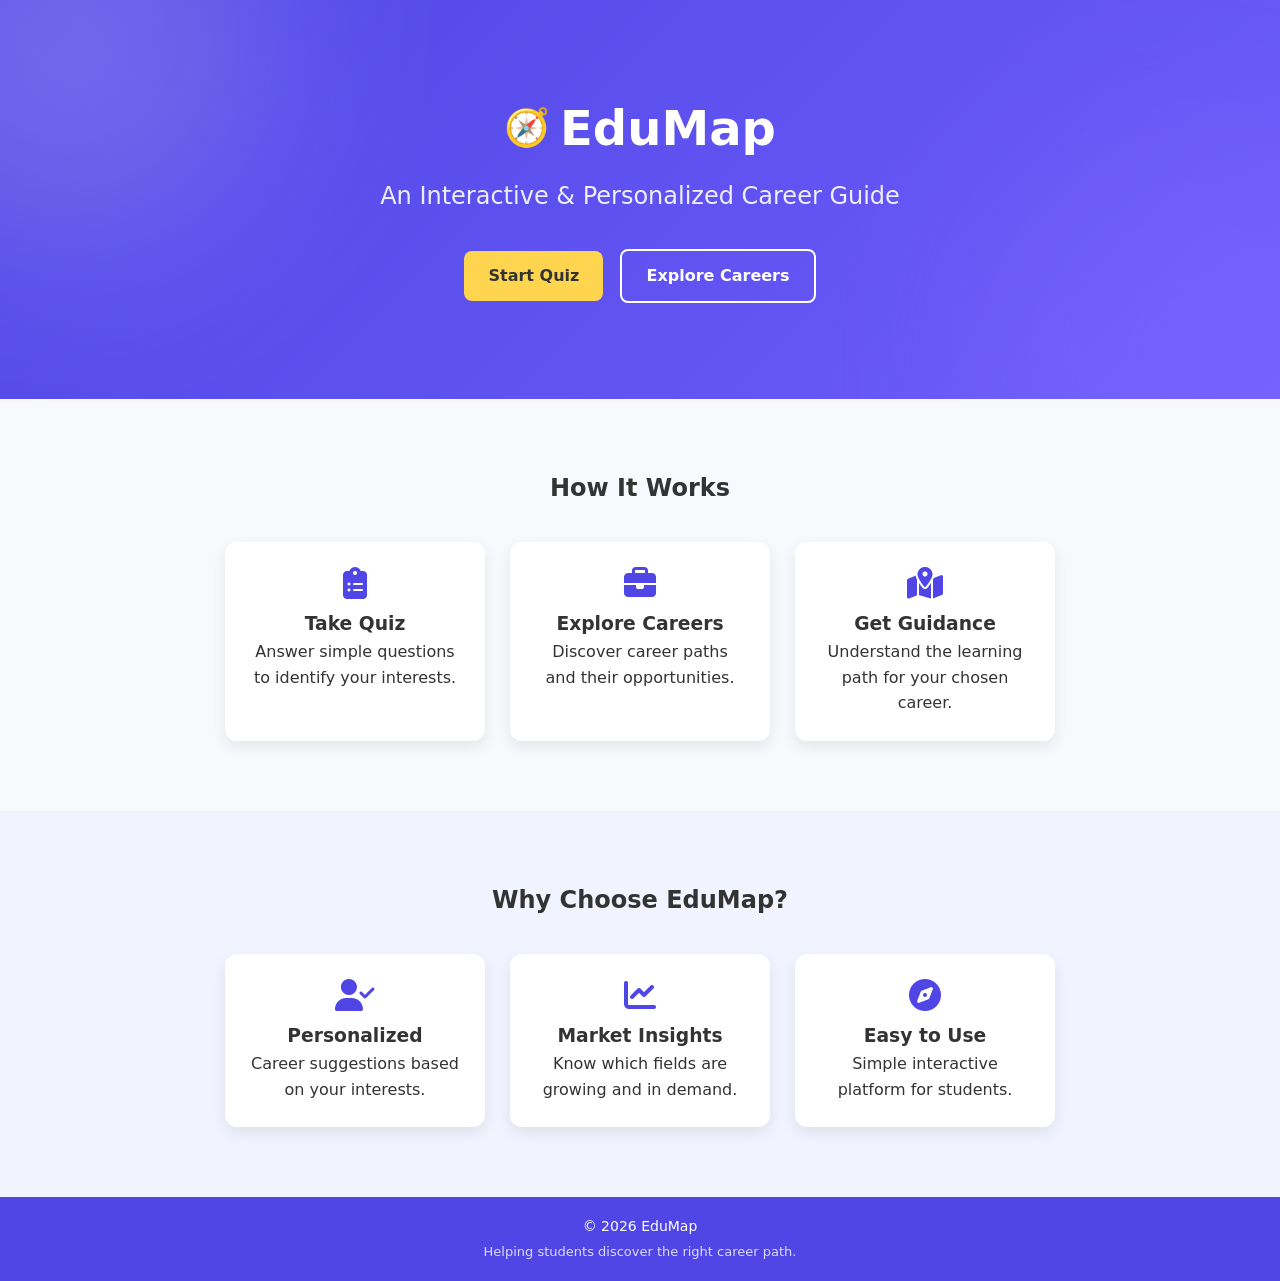
<file: index.html>
<!DOCTYPE html>
<html lang="en">
<head>
<meta charset="UTF-8">
<meta name="viewport" content="width=device-width, initial-scale=1.0">

<title>EduMap | Career Guide</title>

<link rel="stylesheet" href="css/style.css">


<!-- Icons -->
<link rel="stylesheet" href="https://cdnjs.cloudflare.com/ajax/libs/font-awesome/6.4.0/css/all.min.css">

</head>

<body>

<header class="hero">

<div class="logo">
<span class="icon">🧭</span>
<h1>EduMap</h1>
</div>

<p class="tagline">An Interactive & Personalized Career Guide</p>

<div class="hero-buttons">

<a href="education.html"
class="btn primary"
data-tooltip="Start the interest quiz and discover career fields that match your skills.">
Start Quiz
</a>

<a href="careers.html"
class="btn secondary"
data-tooltip="Browse different careers, their scope, and learning paths.">
Explore Careers
</a>

</div>

</header>


<section class="how-it-works">

<h2>How It Works</h2>

<div class="steps">

<div class="step">
<i class="fas fa-clipboard-list"></i>
<h3>Take Quiz</h3>
<p>Answer simple questions to identify your interests.</p>
</div>

<div class="step">
<i class="fas fa-briefcase"></i>
<h3>Explore Careers</h3>
<p>Discover career paths and their opportunities.</p>
</div>

<div class="step">
<i class="fas fa-map-marked-alt"></i>
<h3>Get Guidance</h3>
<p>Understand the learning path for your chosen career.</p>
</div>

</div>

</section>


<section class="features">

<h2>Why Choose EduMap?</h2>

<div class="feature-cards">

<div class="card">
<i class="fas fa-user-check"></i>
<h3>Personalized</h3>
<p>Career suggestions based on your interests.</p>
</div>

<div class="card">
<i class="fas fa-chart-line"></i>
<h3>Market Insights</h3>
<p>Know which fields are growing and in demand.</p>
</div>

<div class="card">
<i class="fas fa-compass"></i>
<h3>Easy to Use</h3>
<p>Simple interactive platform for students.</p>
</div>

</div>

</section>


<footer class="footer">
  <p>© 2026 EduMap</p>
  <p class="footer-tag">Helping students discover the right career path.</p>
</footer>

</body>
</html>
</file>
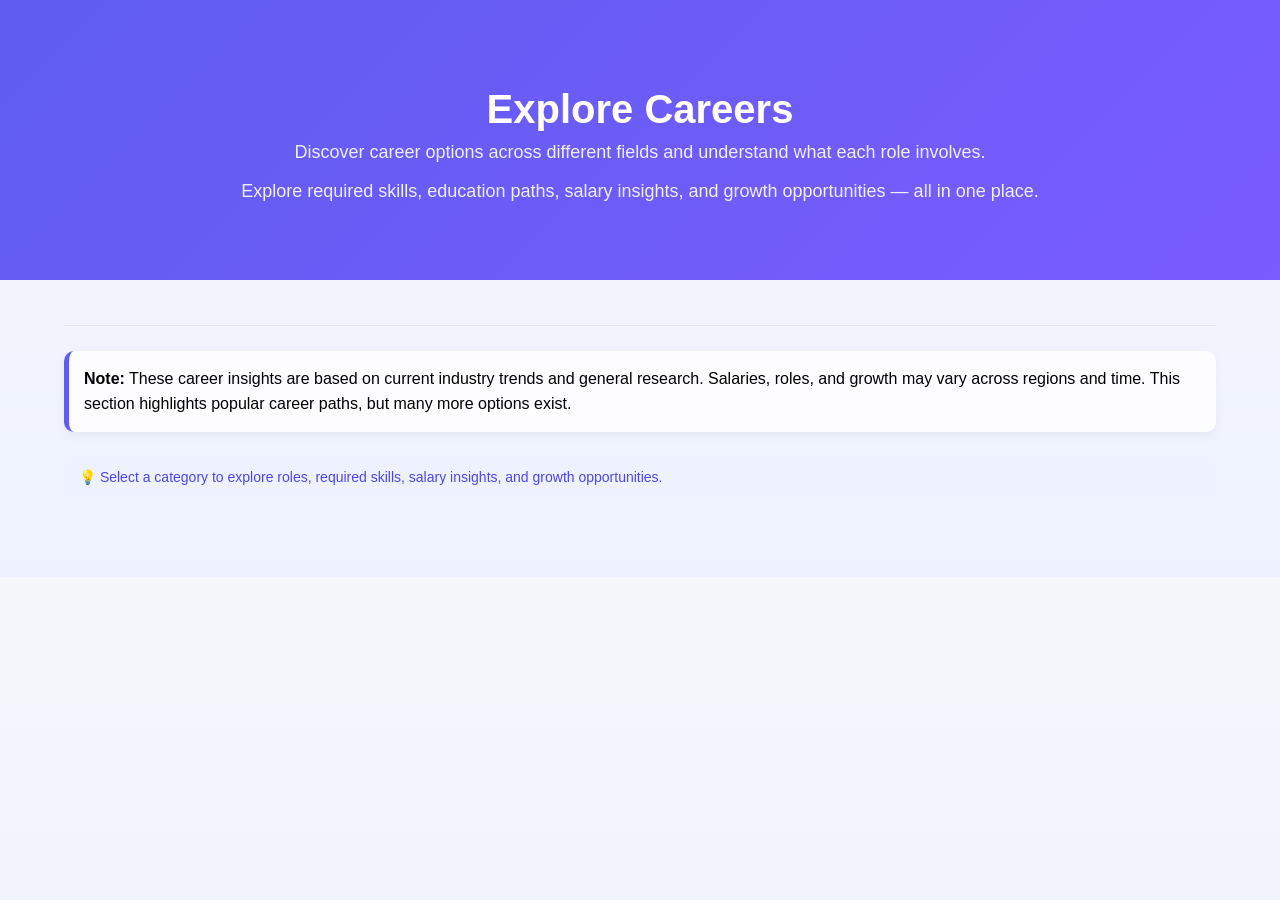
<file: careers.html>
<!DOCTYPE html>
<html lang="en">
<head>
  <meta charset="UTF-8">
  <title>Explore Careers</title>
  <link rel="stylesheet" href="css/careers.css">
</head>
<body>
<div class="hero">
  <h1>Explore Careers</h1>

  <p class="hero-main">
    Discover career options across different fields and understand what each role involves.
  </p>

  <p class="hero-sub">
    Explore required skills, education paths, salary insights, and growth opportunities — all in one place.
  </p>
</div>

</div>

  <div class="container">

    <!-- Header -->
    <!-- <h1>Explore Careers</h1>
    <p class="subtitle">Browse different career paths and find what suits you.</p> -->

    <!-- Note -->
    <div class="note">
      <strong>Note:</strong> These career insights are based on current industry trends and general research. 
Salaries, roles, and growth may vary across regions and time. 
This section highlights popular career paths, but many more options exist.
    </div>

     <div class="guide">
  💡 Select a category to explore roles, required skills, salary insights, and growth opportunities.
</div>

    <!-- Cluster Section -->
    <div id="clustersSection" class="clusters"></div>

    <!-- Careers Section -->
    <div id="careerSection">
      <h2 id="clusterTitle"></h2>
      <div id="careerList"></div>
    </div>

  </div>
  <div id="modal" class="modal">
  <div class="modal-content">
    <span class="close-btn" onclick="closeModal()">×</span>
    <div id="modalBody"></div>
  </div>
</div>

  <script src="js/careers.js"></script>
</body>
</html>
</file>
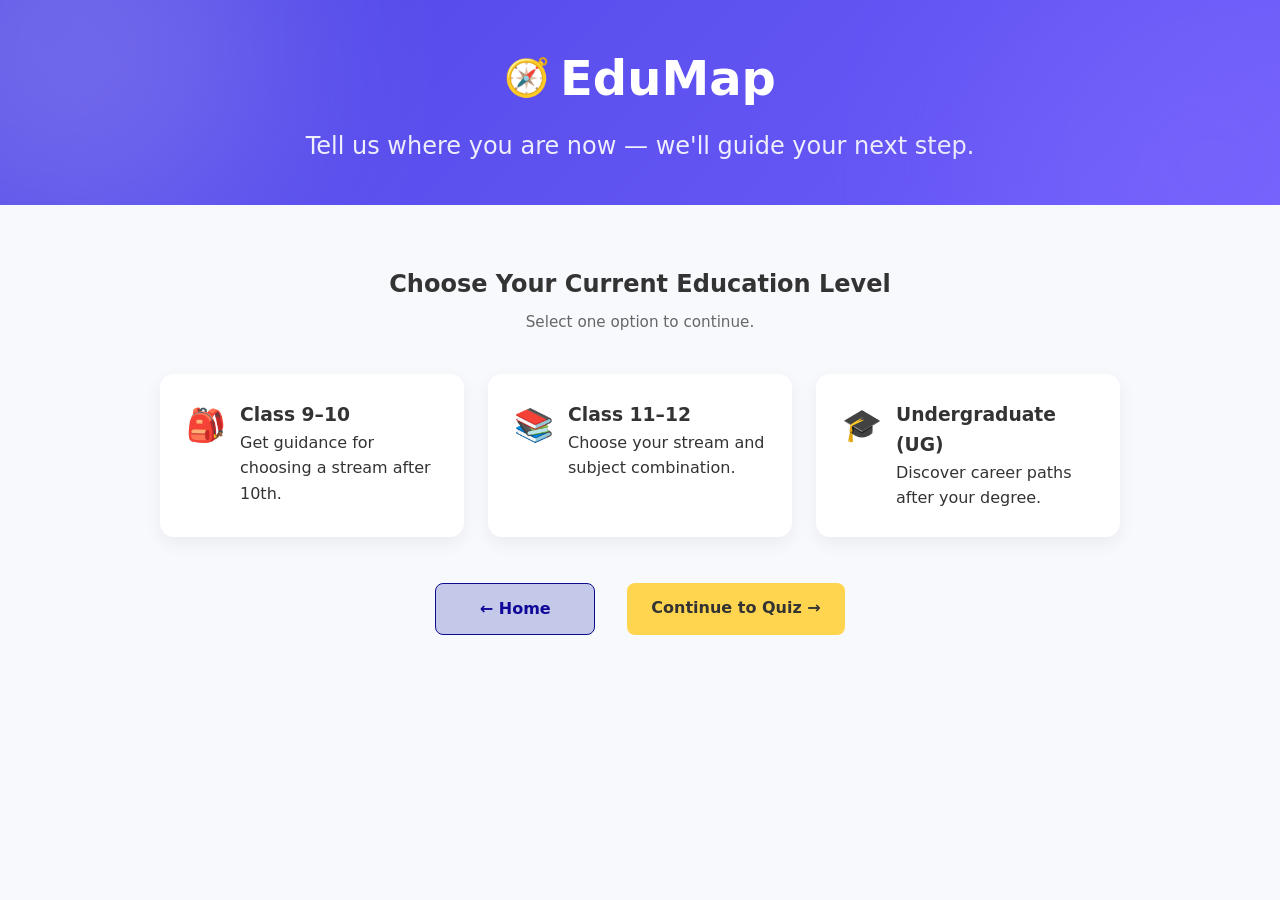
<file: education.html>
<!DOCTYPE html>
<html lang="en">

<head>
<meta charset="utf-8">
<meta name="viewport" content="width=device-width, initial-scale=1">

<title>EduMap — Choose Education Level</title>

<link rel="stylesheet" href="css/style.css">
<link rel="stylesheet" href="css/education.css">

</head>

<body>

<header class="hero small-hero">
<div class="logo">
<span class="icon">🧭</span>
<h1>EduMap</h1>
</div>

<p class="tagline">
Tell us where you are now — we'll guide your next step.
</p>
</header>


<main class="level-page">

<div class="level-header">
<h2>Choose Your Current Education Level</h2>
<p class="note">Select one option to continue.</p>
</div>


<div class="level-grid">

<!-- Class 9-10 -->

<div class="level-card" data-level="class9-10">

<div class="card-icon">🎒</div>

<div>
<h3>Class 9–10</h3>
<p>Get guidance for choosing a stream after 10th.</p>
</div>

</div>



<!-- Class 11-12 -->

<div class="level-card" data-level="class11-12">

<div class="card-icon">📚</div>

<div class="card-content">

<h3>Class 11–12</h3>
<p>Choose your stream and subject combination.</p>

<div class="stream-options" id="streamOptions">

<button class="stream-btn" data-stream="science">Science</button>
<button class="stream-btn" data-stream="commerce">Commerce</button>
<button class="stream-btn" data-stream="arts">Arts</button>

</div>

<p id="subjectLabel" class="subject-title">
Choose your subject combination
</p>

<div class="stream-options" id="subjectOptions"></div>

</div>
</div>



<!-- Undergraduate -->

<div class="level-card" data-level="ug">

<div class="card-icon">🎓</div>

<div>
<h3>Undergraduate (UG)</h3>
<p>Discover career paths after your degree.</p>
</div>

</div>

</div>



<div class="actions">

  <a href="index.html" class="btn secondary">
    ← Home
  </a>

  <a href="" id="continueBtn" class="btn primary" >
    Continue to Quiz →
  </a>

</div>

<p class="error" id="errorMsg"></p>

</main>


<script src="js/education.js"></script>

</body>
</html>
</file>
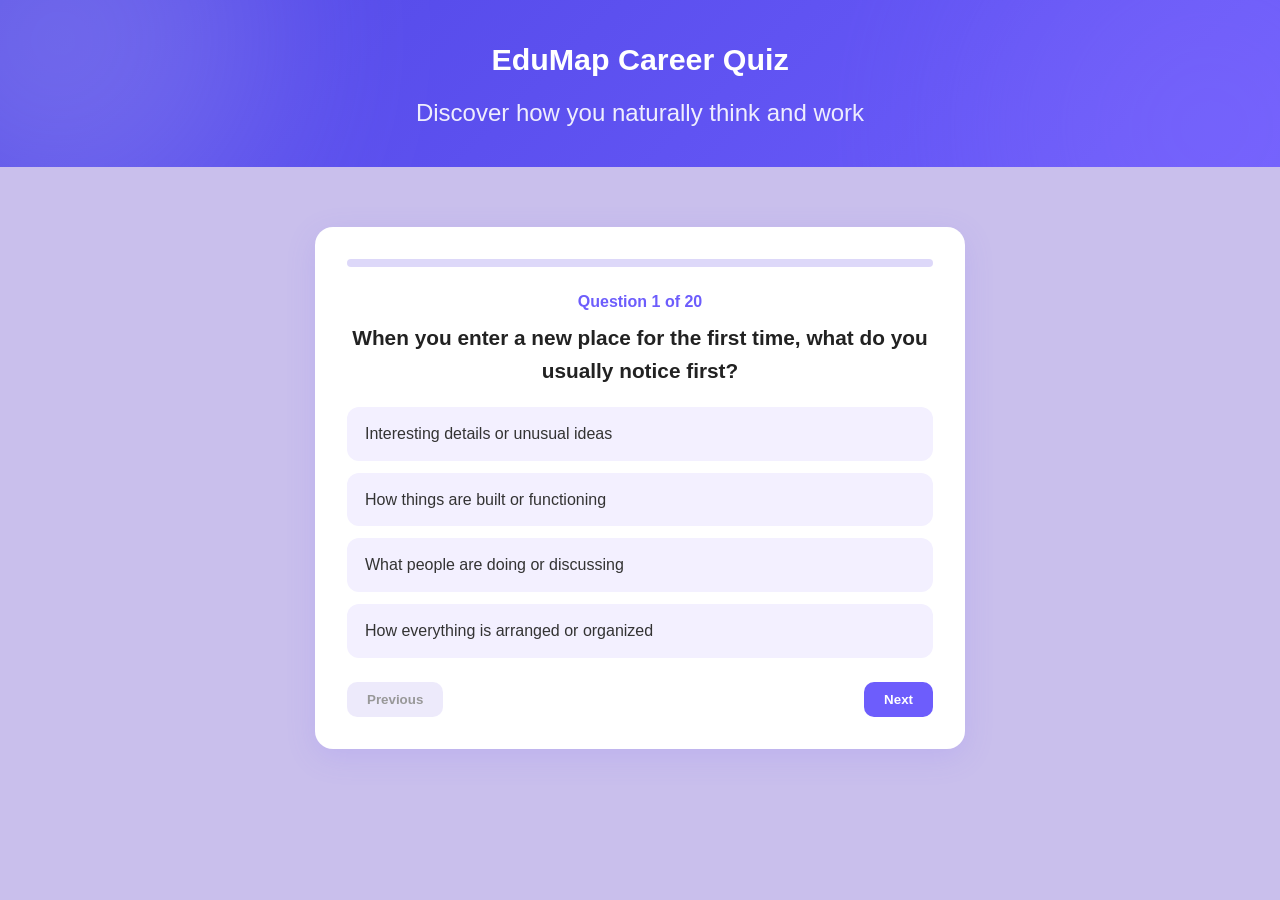
<file: quizA.html>
<!DOCTYPE html>
<html lang="en">
<head>
  <meta charset="UTF-8" />
  <meta name="viewport" content="width=device-width, initial-scale=1.0" />
  <title>EduMap – Career Quiz</title>

  <link rel="stylesheet" href="css/style.css" />
  <link rel="stylesheet" href="css/quizA.css" />
  
</head>
<body>

 <header class="hero" style="padding:35px 20px;text-align:center;">
<h1 style="font-size:1.9rem;">EduMap Career Quiz</h1>
<p class="tagline">Discover how you naturally think and work</p>
</header>

  <div class="quiz-container">
    
    <!-- Progress Bar -->
    <div class="quiz-progress">
      <div class="quiz-progress-bar" id="progressBar"></div>
    </div>

    <!-- Question Number -->
    <div class="quiz-question-number" id="questionNumber">Question 1 of 25</div>

    <!-- Question -->
    <div class="quiz-question" id="questionText">
      Loading question...
    </div>

    <!-- Options -->
    <div class="quiz-options" id="optionsContainer">
      <!-- Options appear via JS -->
    </div>

    <!-- Error -->
    <div id="errorMsg">Please select an option to continue.</div>

    <!-- Navigation -->
    <div class="quiz-nav">
      <button class="quiz-btn secondary" id="prevBtn">Previous</button>
      <button class="quiz-btn" id="nextBtn">Next</button>
    </div>

  </div>

  <script src="js/quizA.js"></script>

</body>
</html>
</file>
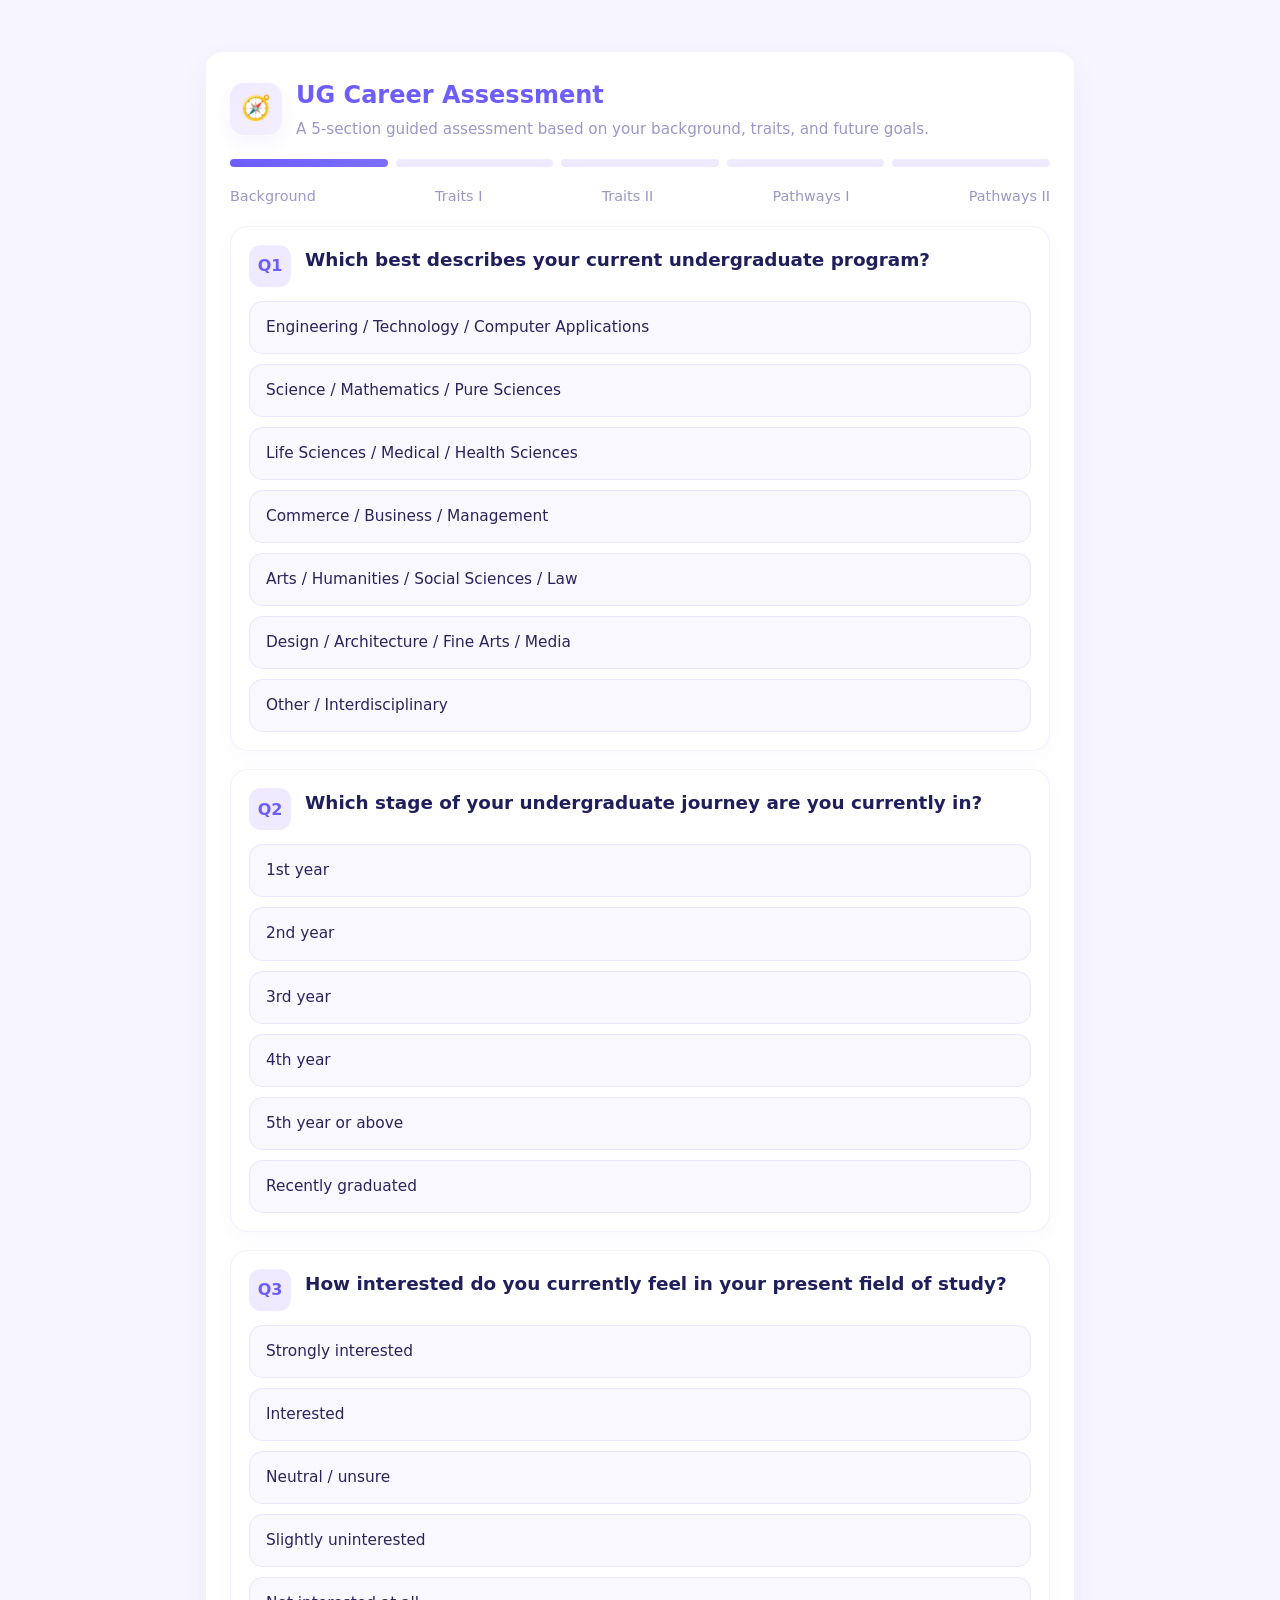
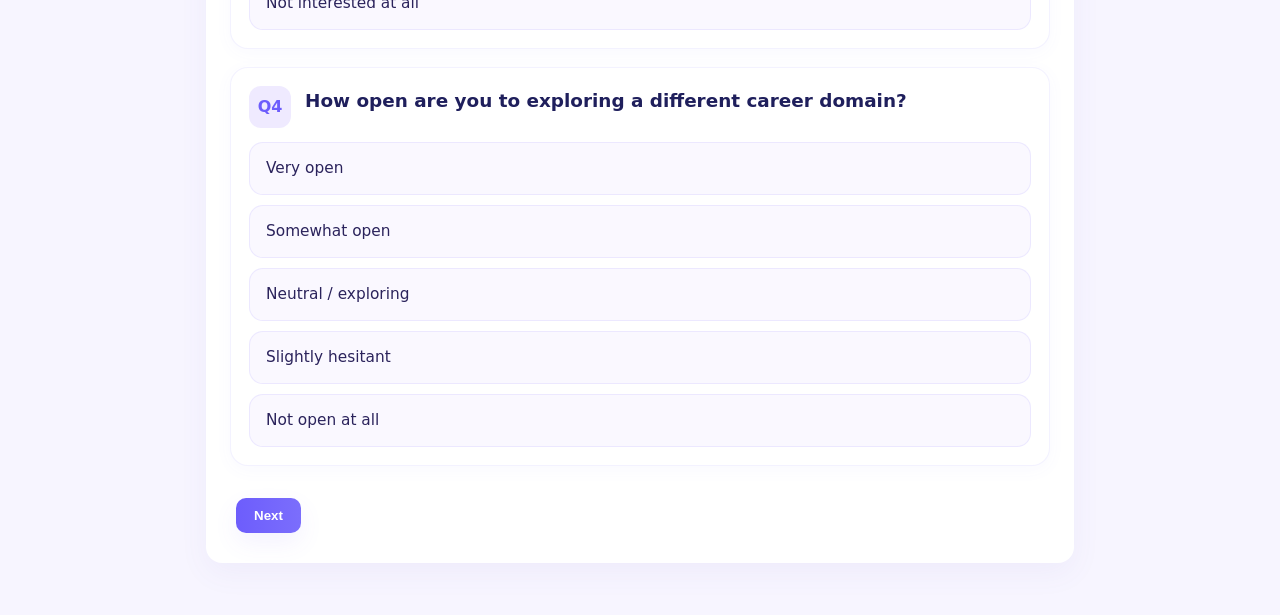
<file: quizB.html>
<!DOCTYPE html>
<html lang="en">
<head>
  <meta charset="UTF-8" />
  <meta name="viewport" content="width=device-width, initial-scale=1.0" />
  <title>EduMap — UG Career Assessment</title>
  <link rel="stylesheet" href="css/style.css" />
  <link rel="stylesheet" href="css/quizB.css" />
</head>
<body>
  <div class="container">
    <div class="wizard-card">
      <div class="wizard-header">
        <div class="logo">🧭</div>
        <div class="wizard-title">
          <h2>UG Career Assessment</h2>
          <p class="muted">
            A 5-section guided assessment based on your background, traits, and future goals.
          </p>
        </div>
      </div>

      <div class="steps">
        <div id="pill1" class="step-pill active"></div>
        <div id="pill2" class="step-pill"></div>
        <div id="pill3" class="step-pill"></div>
        <div id="pill4" class="step-pill"></div>
        <div id="pill5" class="step-pill"></div>
      </div>
      <div class="step-labels">
  <span>Background</span>
  <span>Traits I</span>
  <span>Traits II</span>
  <span>Pathways I</span>
  <span>Pathways II</span>
</div>

      <form id="quizBForm">
        <section id="section1" class="section active"></section>
        <section id="section2" class="section"></section>
        <section id="section3" class="section"></section>
        <section id="section4" class="section"></section>
        <section id="section5" class="section"></section>

        <div class="wizard-nav">
          <button type="button" id="backBtn" class="btn ghost">Back</button>
          <button type="button" id="nextBtn" class="btn primary">Next</button>
        </div>
      </form>
    </div>
  </div>

  <script src="js/quizB.js"></script>
</body>
</html>
</file>
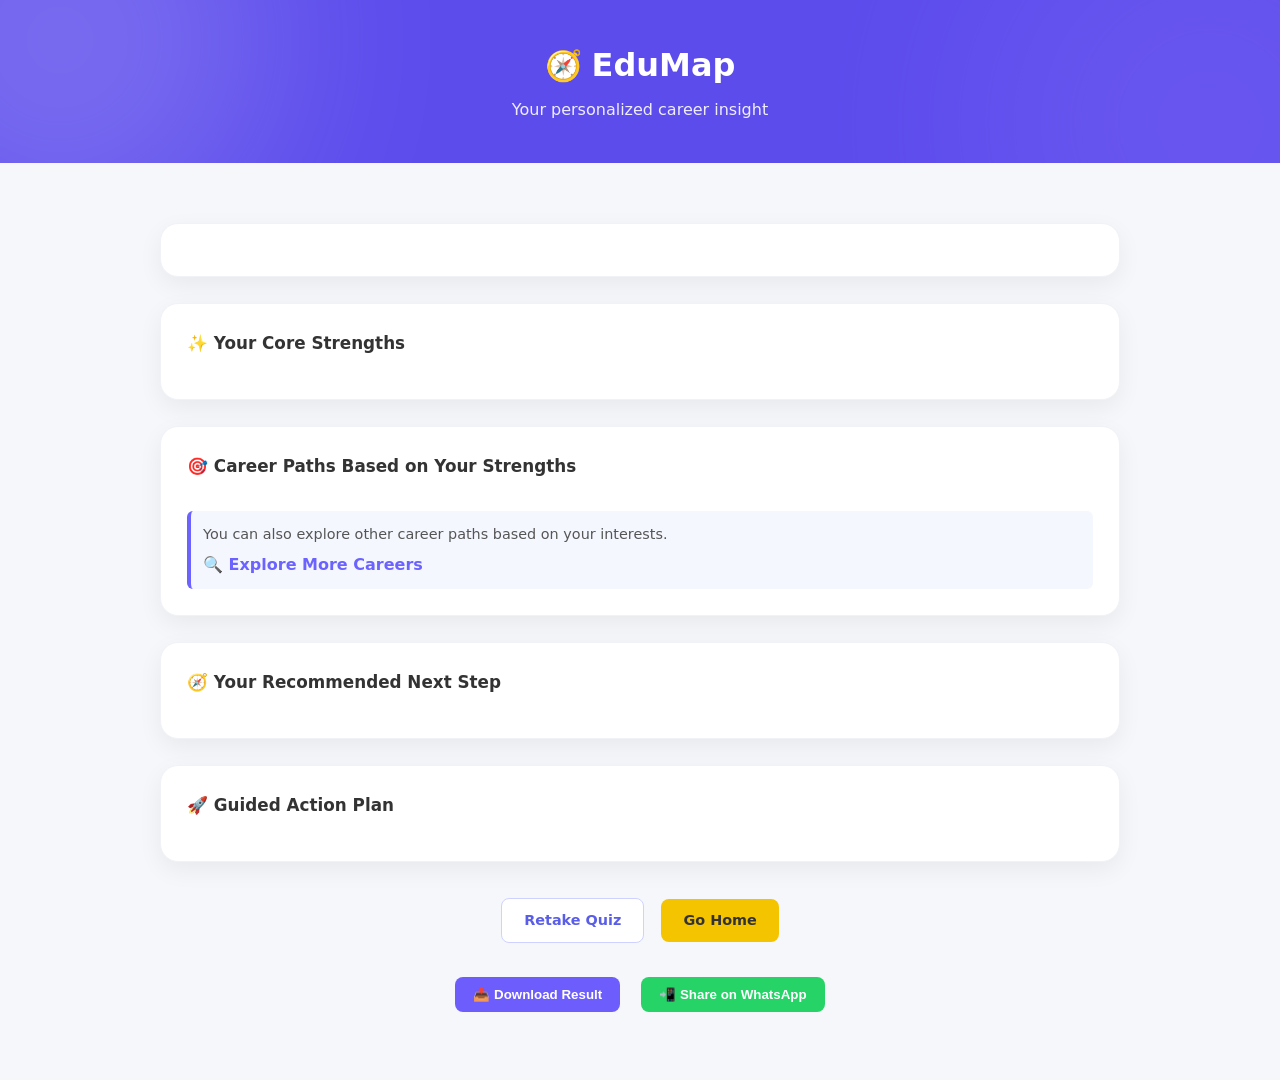
<file: result.html>
<!DOCTYPE html>
<html lang="en">
<head>

<meta charset="UTF-8">
<meta name="viewport" content="width=device-width, initial-scale=1.0">

<title>EduMap | Career Result</title>

<link rel="stylesheet" href="css/style.css">
<link rel="stylesheet" href="css/result.css">

</head>

<body>

<!-- HERO HEADER -->

<header class="hero">

<div class="logo">
<span class="icon">🧭</span>
<h1>EduMap</h1>
</div>

<p class="tagline">
Your personalized career insight
</p>

</header>


<main class="result-container">

<!-- STREAM RESULT -->

<section class="result-section" id="streamCard"></section>

<!-- STRENGTHS -->

<section class="result-section" id="strengthsSection">

<h3>✨ Your Core Strengths</h3>

<div id="strengthsContainer"></div>

</section>

<!-- CAREER GRID -->

<section class="result-section">

<h3>🎯 Career Paths Based on Your Strengths</h3>

<div class="career-grid" id="careerGrid"></div>

<div class="explore-more-box">
  <p>
    You can also explore other career paths based on your interests.
  </p>
  <a href="careers.html" class="explore-link">
    🔍 Explore More Careers
  </a>
</div>

</section>

<!-- NEXT PATH (UG only but needed by JS) -->

<section class="result-section">

<h3>🧭 Your Recommended Next Step</h3>

<div id="nextPathBox"></div>

</section>

<!-- ACTION PLAN -->

<section class="result-section">

<h3>🚀 Guided Action Plan</h3>

<ul class="next-steps" id="nextSteps"></ul>

</section>


<!-- ACTION BUTTONS -->

<div class="actions">

<a href="education.html" class="btn btn-secondary">
Retake Quiz
</a>

<a href="index.html" class="btn btn-primary">
Go Home
</a>

</div>


<!-- SHARE BUTTONS -->

<div class="share-buttons">

<button class="download-btn" onclick="downloadPDF()">
📥 Download Result
</button>

<button class="whatsapp-btn" onclick="shareWhatsApp()">
📲 Share on WhatsApp
</button>

</div>


</main>

<!-- SHARE FUNCTIONS -->

<script>

function downloadPDF(){
window.print();
}

function shareWhatsApp(){

const careers =
document.getElementById("careerGrid")?.innerText || "";

const steps =
document.getElementById("nextSteps")?.innerText || "";

const text = `

EduMap Career Result

Career Fields:
${careers}

Next Steps:
${steps}

Generated via EduMap Career Guidance System.

`;

window.open(
"https://wa.me/?text=" + encodeURIComponent(text),
"_blank"
);

}

</script>
<script type="module" src="js/result.js"></script>
</body>
</html>
</file>
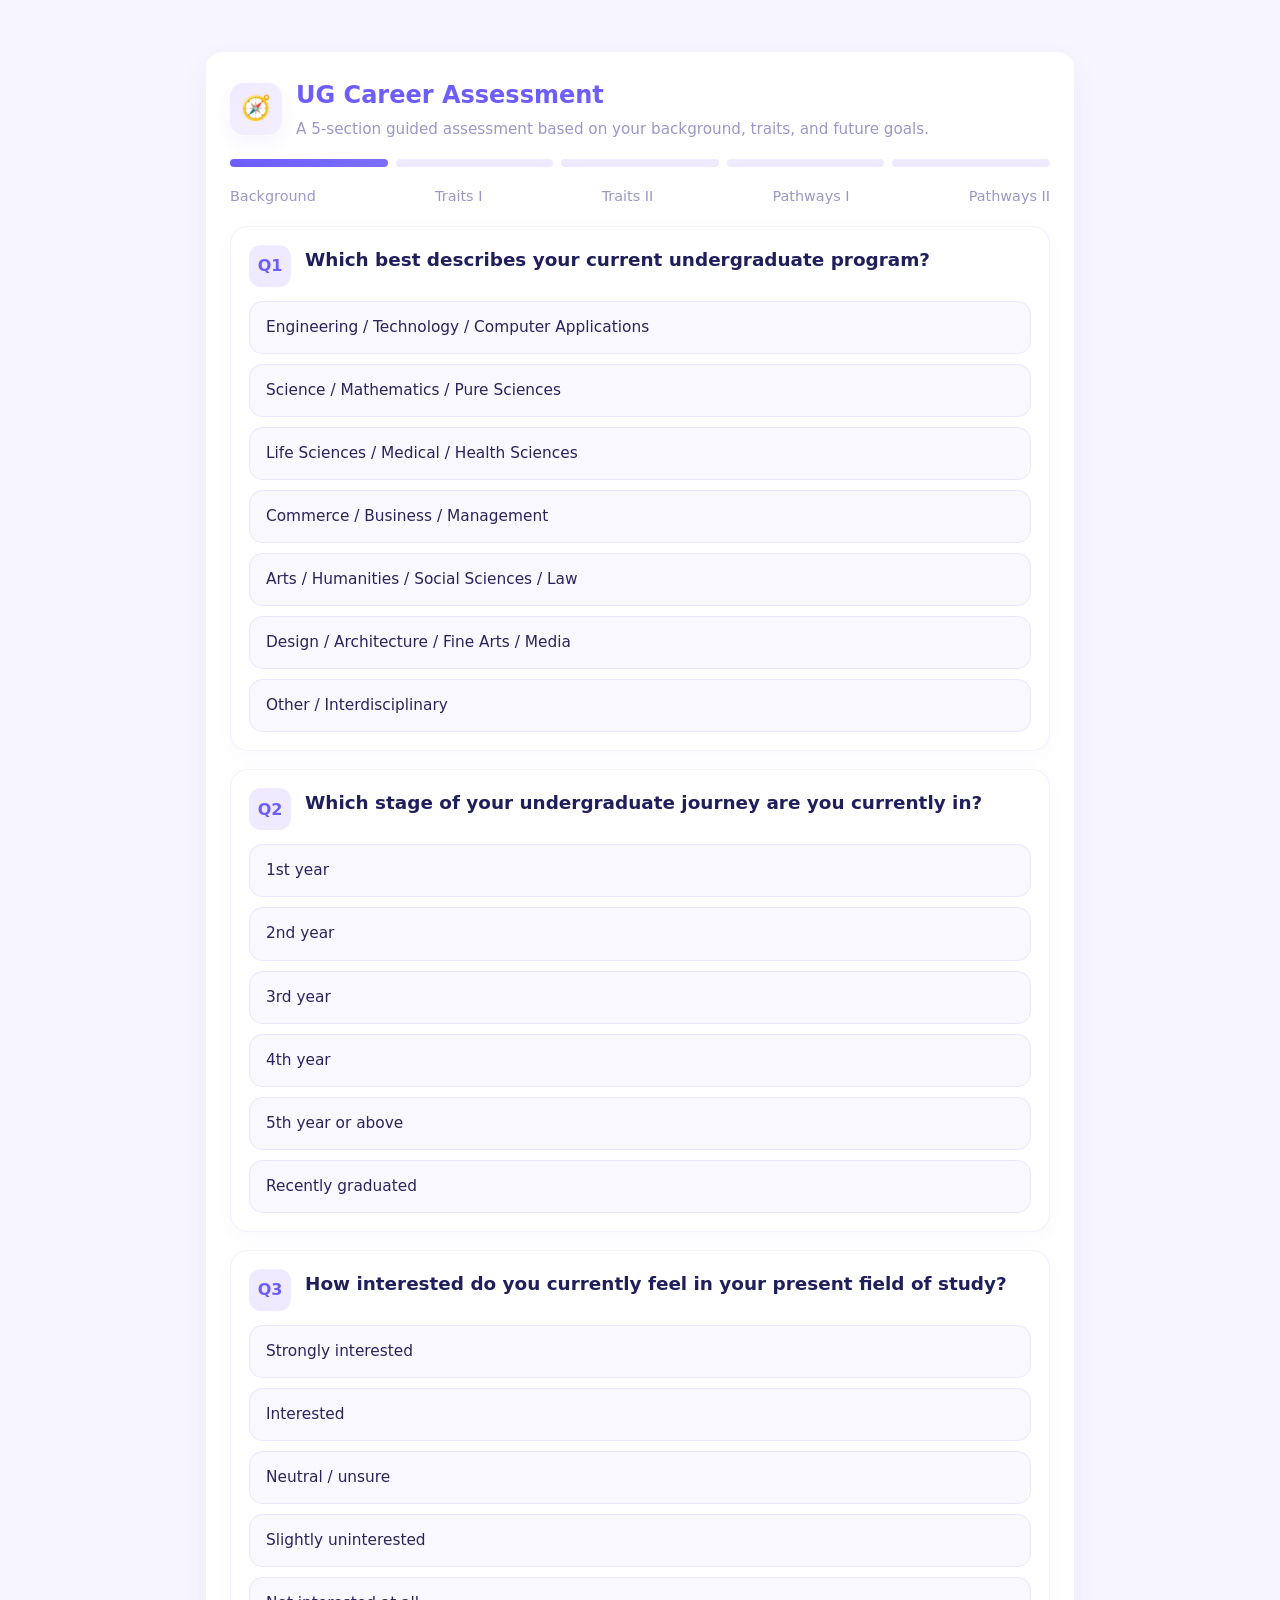
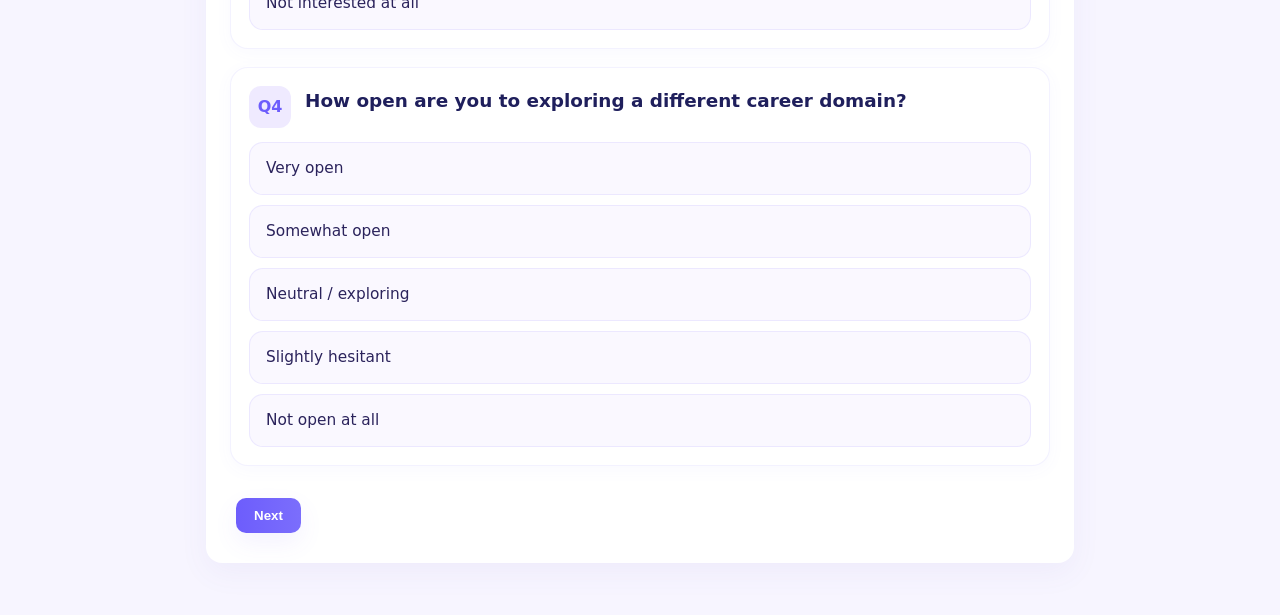
<file: result_ug.html>
<!DOCTYPE html>
<html lang="en">
<head>
  <meta charset="UTF-8" />
  <meta name="viewport" content="width=device-width, initial-scale=1.0" />
  <title>EduMap — UG Career Result</title>

  <link rel="stylesheet" href="css/style.css" />
  <link rel="stylesheet" href="css/result_ug.css" />
</head>
<body>
  <div class="container">
    <div class="result-card">

      <!-- HEADER -->
      <div class="result-header">
        <div class="result-icon">🎯</div>
        <div>
          <h1>Your Personalized Career Guidance Report</h1>
          <p class="muted">
            Based on your background, traits, and future direction preferences.
          </p>
        </div>
      </div>

      <!-- PROFILE SNAPSHOT -->
      <section id="profileSnapshot" class="result-section">
        <h2>🎓 Your Academic & Career Snapshot</h2>
        <div class="result-box">
          <p id="profileText">
            Loading your profile...
          </p>
        </div>
      </section>

      <!-- TRAIT INSIGHTS -->
      <section id="traitInsights" class="result-section">
        <h2>✨ Your Dominant Career Traits</h2>
        <p class="muted">
          These traits are derived from your responses across the assessment.
        </p>

        <div id="traitChips" class="trait-chip-container">
          <!-- JS inserts chips -->
        </div>

        <div class="result-box">
          <p id="traitSummaryText">
            Loading trait insights...
          </p>
        </div>
      </section>

      <!-- CAREER FIT SECTION -->
      <section id="careerFields" class="result-section">
        <h2>🚀 Career Fields That Fit You</h2>
        <p class="muted">
          Based on your background, strengths, and career mindset.
        </p>

        <div id="careerCards" class="career-card-grid">
          <!-- JS inserts cards -->
        </div>
      </section>
      <div class="explore-more-box">
  <p>
    Want to explore more options beyond these suggestions?
  </p>
  <a href="careers.html" class="explore-link">
    🔍 Explore Other Career Paths
  </a>
</div>
      <!-- RECOMMENDED PATHWAY -->
      <section id="recommendedPath" class="result-section">
        <h2>🌱 Your Recommended Next Path</h2>

        <div class="highlight-box">
          <h3 id="pathwayTitle">
  Recommended Path:
  <span id="pathBadge" class="path-badge">
    Loading...
  </span>
</h3>
          <p id="pathwayText">
            Please wait while we analyze your responses.
          </p>
        </div>
      </section>

      <!-- ACTION ROADMAP -->
      <section id="actionRoadmap" class="result-section">
        <h2>🗺️ Guided Action Roadmap</h2>

        <div class="roadmap-box">
          <h3>📅 Next 30 Days</h3>
          <ul id="roadmap30Days">
            <!-- JS inserts -->
          </ul>
        </div>

        <div class="roadmap-box">
          <h3>📈 Next 3 Months</h3>
          <ul id="roadmap3Months">
            <!-- JS inserts -->
          </ul>
        </div>

        <div class="roadmap-box">
          <h3>🎯 Next 6 Months</h3>
          <ul id="roadmap6Months">
            <!-- JS inserts -->
          </ul>
        </div>
      </section>

    </div>

    <!-- ACTION BUTTONS -->

<div class="actions">

  <a href="education.html" class="btn btn-secondary">
    Retake Quiz
  </a>

  <a href="index.html" class="btn btn-primary">
    Go Home
  </a>

</div>


<!-- SHARE BUTTONS -->

<div class="share-buttons">

  <button class="download-btn" onclick="downloadPDF()">
    📥 Download Result
  </button>

  <button class="whatsapp-btn" onclick="shareWhatsApp()">
    📲 Share on WhatsApp
  </button>

</div>
  </div>

  <script>
function downloadPDF(){
  window.print();
}

function shareWhatsApp(){

  const careers =
    document.getElementById("careerCards")?.innerText || "";

  const steps =
    document.getElementById("actionRoadmap")?.innerText || "";

  const text = `

EduMap Career Result

Career Fields:
${careers}

Next Steps:
${steps}

Generated via EduMap Career Guidance System.

`;

  window.open(
    "https://wa.me/?text=" + encodeURIComponent(text),
    "_blank"
  );
}
</script>

  <script type="module" src="js/result_ug.js"></script>
</body>
</html>
</file>
<file: css/style.css>
*{
margin:0;
padding:0;
box-sizing:border-box;
}

/* BODY */

body{
font-family: system-ui, -apple-system, "Segoe UI", Roboto, Arial, sans-serif;
background:#f7f9fc;
color:#333;
line-height:1.6;
}

a{
text-decoration:none;
color:inherit;
}

/* HERO SECTION */

.hero{
background:linear-gradient(135deg,#4f46e5,#6d5dfc);
color:white;
text-align:center;
padding:90px 20px;
position:relative;
overflow:hidden;
}

/* Background glow shapes */

.hero::before,
.hero::after{
content:"";
position:absolute;
border-radius:50%;
filter:blur(100px);
opacity:.18;
pointer-events:none;
}

.hero::before{
width:420px;
height:420px;
background:white;
top:-170px;
left:-150px;
}

.hero::after{
width:480px;
height:480px;
background:#a082ff;
bottom:-200px;
right:-170px;
}

/* LOGO */

.logo{
display:flex;
justify-content:center;
align-items:center;
gap:10px;
font-size:1.5rem;
font-weight:600;
}

.icon{
font-size:2.3rem;
}

.tagline{
margin-top:10px;
opacity:.9;
font-size:1.5rem;
}

/* BUTTONS */

.hero-buttons{
margin-top:28px;
}

.btn{
display:inline-block;
padding:12px 24px;
border-radius:8px;
font-weight:600;
margin:6px;
transition:all .25s ease;
position:relative;
}

/* Primary button */

.primary{
background:#ffd54f;
color:#333;
}

.primary:hover{
background:#ffcc29;
transform:translateY(-3px);
box-shadow:0 5px 12px rgba(0,0,0,.15);
}

/* Secondary button */

.secondary{
border:2px solid white;
color:white;
}

.secondary:hover{
background:white;
color:#4f46e5;
transform:translateY(-3px);
box-shadow:0 5px 12px rgba(0,0,0,.15);
}

/* TOOLTIP */

.btn[data-tooltip]::after{
content:attr(data-tooltip);
position:absolute;
bottom:-40px;
left:50%;
transform:translateX(-50%);
background:#333;
color:white;
font-size:12px;
padding:6px 10px;
border-radius:6px;
white-space:nowrap;
opacity:0;
pointer-events:none;
transition:opacity .2s ease;
}

.btn[data-tooltip]:hover::after{
opacity:1;
}
/* HOW IT WORKS */

.how-it-works{
padding:70px 20px;
text-align:center;
}

.steps{
display:flex;
flex-wrap:wrap;
justify-content:center;
gap:25px;
margin-top:35px;
}

.step{
width:260px;
background:white;
padding:25px;
border-radius:12px;
box-shadow:0 6px 15px rgba(0,0,0,.08);
transition:all .25s ease;
}

.step i{
font-size:2rem;
color:#4f46e5;
margin-bottom:10px;
}

.step:hover{
transform:translateY(-6px);
box-shadow:0 10px 22px rgba(0,0,0,.12);
}

/* FEATURES */

.features{
padding:70px 20px;
background:#f1f3ff;
text-align:center;
}

.feature-cards{
display:flex;
flex-wrap:wrap;
justify-content:center;
gap:25px;
margin-top:35px;
}

.card{
width:260px;
background:white;
padding:25px;
border-radius:12px;
box-shadow:0 6px 15px rgba(0,0,0,.08);
transition:all .25s ease;
}

.card i{
font-size:2rem;
color:#4f46e5;
margin-bottom:10px;
}

.card:hover{
transform:translateY(-6px);
box-shadow:0 10px 22px rgba(0,0,0,.12);
}

/* FOOTER */

.footer{
text-align:center;
padding:18px 10px;
background:#4f46e5;
color:white;
font-size:14px;
}

.footer-tag{
opacity:0.8;
font-size:13px;
margin-top:4px;
}

/* RESPONSIVE */

@media (max-width:768px){

.hero{
padding:70px 20px;
}

.steps,
.feature-cards{
flex-direction:column;
align-items:center;
}
}
</file>
<file: css/careers.css>
body {
  font-family: Arial, sans-serif;
  background: linear-gradient(to bottom, #f5f7fb, #eef2ff);
  margin: 0;
}

.container {
  width: 90%;
  margin: auto;
  padding: 20px;
}

h1 {
  text-align: center;
}

.subtitle {
  text-align: center;
  color: #555;
}

.note {
  font-size: 16px;
  background: rgba(255,255,255,0.85);
  padding: 15px;
  border-left: 5px solid #5f5cf0;
  margin: 25px 0;
  border-radius: 10px;
  line-height: 1.6;
  box-shadow: 0 4px 10px rgba(0,0,0,0.05);
}

.clusters {
  display: grid;
  grid-template-columns: repeat(auto-fit, minmax(220px, 1fr));
  gap: 20px;
  margin-top: 30px;
}
.cluster-icon {
  font-size: 28px;
  margin-bottom: 8px;
}
#careerSection h2 {
  font-size: 28px;
  margin-bottom: 5px;
}

.cluster-desc {
  color: #666;
  margin-bottom: 25px;
}
.card {
  background: rgba(255,255,255,0.9);
  backdrop-filter: blur(10px);
  padding: 20px;
  text-align: center;
  cursor: pointer;
  border-radius: 14px;
  font-weight: 600;
  font-size: 16px;
  box-shadow: 0 8px 20px rgba(0,0,0,0.08);
  transition: all 0.3s ease;
  border: 1px solid rgba(255,255,255,0.3);
   animation: fadeUp 0.5s ease forwards;
}

@keyframes fadeUp {
  from {
    opacity: 0;
    transform: translateY(15px);
  }
  to {
    opacity: 1;
    transform: translateY(0);
  }
}

.card:hover {
  transform: translateY(-8px) scale(1.02);
  background: linear-gradient(135deg, #5f5cf0, #7a5cff);
  color: white;
  box-shadow: 0 12px 30px rgba(95,92,240,0.35);
}

#careerSection {
  margin-top: 30px;
}

.career-card {
  background: white;
  padding: 15px;
  margin-bottom: 10px;
  border-radius: 8px;
  box-shadow: 0 1px 4px rgba(0,0,0,0.1);
}
#rolesList {
  display: grid;
  grid-template-columns: repeat(auto-fit, minmax(300px, 1fr));
  gap: 20px;
  margin-top: 25px;
}
.hero {
  background: linear-gradient(135deg, #5f5cf0, #7a5cff);
  color: white;
  text-align: center;
  padding: 60px 20px;
}

.hero h1 {
  font-size: 40px;
  margin-bottom: 10px;
}

.hero p {
  font-size: 18px;
  opacity: 0.9;
}
.cluster-title {
  font-weight: bold;
  margin-bottom: 5px;
}

.career-container {
  margin-top: 10px;
  display: none;
  text-align: left;
}

.career-item {
  background: #f9fafb;
  padding: 10px;
  margin-top: 8px;
  border-radius: 6px;
  font-size: 14px;
}

.cluster-desc {
  color: #555;
  margin-bottom: 15px;
}

.role-card {
  background: white;
  padding: 12px;
  margin-bottom: 10px;
  border-radius: 8px;
  box-shadow: 0 1px 4px rgba(0,0,0,0.1);
}
.role-card {
  transition: 0.2s;
}

.role-card:hover {
  box-shadow: 0 4px 12px rgba(0,0,0,0.12);
}

.role-header {
  display: flex;
  justify-content: space-between;
  font-weight: 600;
}

.role-header button {
  background: #4f46e5;
  color: white;
  border: none;
  padding: 4px 10px;
  border-radius: 5px;
  cursor: pointer;
}

.role-details {
  display: none;
  margin-top: 10px;
  font-size: 14px;
}

.back-btn {
  background: none;
  border: none;
  font-size: 16px;
  cursor: pointer;
  margin-bottom: 10px;
  color: #4f46e5;
  font-weight: 600;
}

.back-btn:hover {
  text-decoration: underline;
}
#rolesList {
  display: grid;
  grid-template-columns: repeat(auto-fit, minmax(250px, 1fr));
  gap: 15px;
}

.role-card {
  background: rgba(255,255,255,0.9);
  backdrop-filter: blur(10px);
  border-radius: 14px;
  padding: 18px;
  box-shadow: 0 8px 20px rgba(0,0,0,0.08);
  border: 1px solid rgba(255,255,255,0.3);
  display: flex;
  flex-direction: column;
  justify-content: space-between;
}
.role-card:hover {
  transform: translateY(-5px);
  box-shadow: 0 10px 25px rgba(0,0,0,0.15);
}

.role-title {
  font-size: 20px;
  font-weight: 700;
  margin-bottom: 8px;
}

.role-meta {
  font-size: 14px;
  color: #555;
  display: flex;
  gap: 15px;
  margin-bottom: 10px;
}

.role-short {
  font-size: 14px;
  color: #666;
  line-height: 1.4;
}

.view-btn {
  background: linear-gradient(135deg, #5f5cf0, #7a5cff);
  border: none;
  color: white;
  padding: 10px;
  border-radius: 8px;
  font-weight: 500;
  cursor: pointer;
  transition: 0.25s;
}

.view-btn:hover {
  transform: translateY(-2px);
  box-shadow: 0 8px 18px rgba(95,92,240,0.3);
}

.role-details {
  display: none;
  margin-top: 10px;
  font-size: 14px;
  color: #444;
  border-top: 1px solid #eee;
  padding-top: 10px;
}

.detail-panel {
  margin-top: 30px;
  padding: 20px;
  background: white;
  border-radius: 12px;
  box-shadow: 0 6px 20px rgba(0,0,0,0.1);
}
/* Modal background */
.modal {
  display: none;
  position: fixed;
  top: 0;
  left: 0;
  width: 100%;
  height: 100%;
  background: rgba(0,0,0,0.4);
  backdrop-filter: blur(6px);
  justify-content: center;
  align-items: center;
  z-index: 1000;
}

/* Modal box */
.modal-content {
 background: linear-gradient(145deg, #ffffff, #f8fafc);
  padding: 30px;
  border-radius: 18px;
  width: 65%;
  max-width: 700px;
  box-shadow: 0 25px 60px rgba(0,0,0,0.25);
  position: relative;
  animation: scaleIn 0.3s ease;
  border: 1px solid rgba(255,255,255,0.4);
  box-shadow: 
    0 25px 60px rgba(0,0,0,0.25),
    0 0 40px rgba(99,102,241,0.15);
}

.close-btn {
  position: absolute;
  right: 15px;
  top: 12px;
  font-size: 20px;
  cursor: pointer;
  color: #777;
  transition: 0.2s;
}

.close-btn:hover {
  color: #111;
  transform: rotate(90deg) scale(1.2);
}

@keyframes scaleIn {
  from {
    transform: scale(0.9);
    opacity: 0;
  }
  to {
    transform: scale(1);
    opacity: 1;
  }
}

/* Animation */
@keyframes fadeIn {
  from {
    opacity: 0;
    transform: translateY(-20px);
  }
  to {
    opacity: 1;
    transform: translateY(0);
  }
}
.role-header {
  display: flex;
  justify-content: space-between;
  align-items: center;
}

.compare-box {
  font-size: 13px;
  color: #555;
}
.compare-label {
  font-size: 12px;
}

.compare-btn {
  margin-top: 30px;
  background: #4f46e5;
  color: white;
  padding: 12px 18px;
  border-radius: 10px;
  border: none;
  font-weight: 600;
  cursor: pointer;
  transition: 0.2s;
}

.compare-btn:hover {
  background: #4338ca;
  transform: scale(1.03);
}
.compare-table {
  width: 100%;
  border-collapse: collapse;
  margin-top: 20px;
  overflow: hidden;
  border-radius: 10px;
}

.compare-table th {
  background: linear-gradient(135deg, #5f5cf0, #7a5cff);
  color: white;
  padding: 12px;
  font-weight: 600;
}

.compare-table td {
  padding: 12px;
  text-align: center;
  background: #f9fafb;
}

.compare-table tr:nth-child(even) td {
  background: #f1f3f7;
}
.highlight {
  background: #d1fae5 !important;
  font-weight: bold;
  color: #065f46;
}

.modal-header {
  display: flex;
  justify-content: space-between;
  align-items: center;
  margin-bottom: 10px;
}
.modal-header h2 {
  font-size: 30px;
  font-weight: 700;
  letter-spacing: 0.3px;
}
.modal-desc {
  font-size: 16px;
  color: #555;
  margin-bottom: 20px;
  line-height: 1.6;
  border-bottom: 1px solid #eee;
  padding-bottom: 15px;
}

.badge {
  background: linear-gradient(135deg, #4f46e5, #7c3aed);
  color: white;
  padding: 6px 14px;
  border-radius: 20px;
  font-size: 13px;
  font-weight: 600;
  box-shadow: 0 4px 10px rgba(79,70,229,0.4);
}
.badge.flexible {
  background: linear-gradient(135deg, #10b981, #059669);
  color: white;
}

.modal-desc {
  color: #555;
  margin-bottom: 20px;
  line-height: 1.6;
}

/* GRID */
.modal-grid {
  display: grid;
  grid-template-columns: repeat(2, 1fr);
  gap: 12px;
}
.modal-grid {
  gap: 16px;   /* was 12 */
}

.info-box {
  padding: 16px;
}
/* INFO BOX */
.info-box {
  background: linear-gradient(145deg, #ffffff, #f1f3f7);
  padding: 14px;
  border-radius: 12px;
  display: flex;
  flex-direction: column;
  gap: 6px;
  transition: 0.25s;
  border: 1px solid #e5e7eb;
}

.info-box:hover {
  transform: translateY(-4px);
  box-shadow: 0 12px 25px rgba(0,0,0,0.15);
}
.info-box:last-child {
  background: linear-gradient(135deg, #eef2ff, #e0e7ff);
  border: none;
}
.info-box:nth-child(1) {
  background: #fff7ed; /* salary warm tone */
}

.info-box:nth-child(2) {
  background: #eff6ff; /* degree cool tone */
}

.info-box:nth-child(3) {
  background: #f9fafb; /* neutral */
}

.info-box:nth-child(4) {
  background: #eef2ff; /* growth highlight */
}
.info-box span {
  font-size: 14px;
  color: #666;
}
.info-box:hover span {
  transform: scale(1.1);
  transition: 0.2s;
}
.info-box strong {
  font-size: 16px;
  color: #111;
}

.cluster-title {
  font-weight: 600;
  margin-bottom: 5px;
}

.cluster-desc-small {
  font-size: 13px;
  color: #666;
}
.card:hover .cluster-desc-small {
  color: #fff;
}
.guide {
  background: #eef2ff;
  padding: 12px 15px;
  border-radius: 8px;
  color: #4f46e5;
  font-size: 14px;
  margin-bottom: 20px;
}
.container {
  position: relative;
}

.container::before {
  content: "";
  display: block;
  height: 1px;
  background: #e5e7eb;
  margin: 25px 0;
}
.hero-main {
  font-size: 18px;
  margin-top: 10px;
  opacity: 0.95;
}

.hero-sub {
  font-size: 15px;
  margin-top: 8px;
  opacity: 0.8;
}
</file>
<file: css/education.css>
/* PAGE LAYOUT */

.level-page{
max-width:1000px;
margin:auto;
padding:60px 20px;
}

.level-header{
text-align:center;
margin-bottom:40px;
}

.note{
color:#666;
font-size:.95rem;
margin-top:6px;
}

.small-hero{
padding:40px 20px;
}


/* GRID */

.level-grid{
display:grid;
grid-template-columns:repeat(auto-fit,minmax(260px,1fr));
gap:24px;
margin-top:25px;
}


/* LEVEL CARD */

.level-card{
background:#fff;
border-radius:14px;
padding:24px;
display:flex;
gap:14px;
align-items:flex-start;
cursor:pointer;
border:2px solid transparent;
box-shadow:0 6px 18px rgba(0,0,0,.06);
transition:.25s;
position:relative;
}

.level-card:hover{
transform:translateY(-6px);
box-shadow:0 14px 35px rgba(0,0,0,.12);
}

.level-card.selected{
border-color:#6d5dfc;
box-shadow:0 16px 40px rgba(109,93,252,.25);
}

.level-card.selected::after{
content:"✓ Selected";
position:absolute;
top:12px;
right:14px;
font-size:12px;
font-weight:700;
color:#6d5dfc;
}


/* CARD ICON */

.card-icon{
font-size:2rem;
color:#6d5dfc;
min-width:40px;
display:flex;
align-items:center;
justify-content:center;
}


/* STREAM BUTTONS */

.stream-options{
display:none;
margin-top:14px;
gap:10px;
flex-wrap:wrap;
}

.stream-btn{
padding:8px 14px;
border-radius:8px;
background:#f1f3ff;
border:none;
cursor:pointer;
font-weight:600;
transition:.2s;
}

.stream-btn:hover{
transform:translateY(-2px);
background:#e8eaff;
}

.stream-btn.selected{
background:#6d5dfc;
color:#fff;
}


/* SUBJECT OPTIONS */

.subject-title{
margin-top:14px;
font-weight:600;
display:none;
}

#subjectOptions .stream-btn{
background:#fff;
border:2px solid #dcdcff;
}

#subjectOptions .stream-btn.selected{
background:linear-gradient(135deg,#6d5dfc,#8f85ff);
color:#fff;
border-color:#6d5dfc;
}


/* ACTION BUTTONS */

.actions{
margin-top:40px;
display:flex;
justify-content:center;
gap:20px;
flex-wrap:wrap;
}

.actions .btn{
min-width:160px;
text-align:center;
}

/* HOME BUTTON STYLE */

.actions .secondary{
background:#c4c8e9;
color:#0f0798;
border:1px solid #0c0c8b;
font-weight:700;
}

.actions .secondary:hover{
background:#ced2f5;
}


/* ERROR MESSAGE */

.error{
text-align:center;
margin-top:15px;
color:#b00020;
font-weight:500;
display:none;
}


/* MOBILE */

@media (max-width:768px){

.level-page{
padding:40px 20px;
}

.actions{
flex-direction:column;
align-items:center;
}

.actions .btn{
width:220px;
}

}
</file>
<file: css/quizA.css>
/* ------ Pastel Quiz Theme ------ */

    body {
      background: #c9bfec;
      font-family: "Poppins", sans-serif;
    }

    .quiz-container {
      max-width: 650px;
      margin: 60px auto;
      background: white;
      padding: 32px;
      border-radius: 18px;
      box-shadow: 0 8px 30px rgba(120, 100, 255, 0.15);
      animation: fadeIn 0.4s ease;
    }

    @keyframes fadeIn {
      from { opacity: 0; transform: translateY(25px); }
      to { opacity: 1; transform: translateY(0); }
    }

    .quiz-progress {
      width: 100%;
      height: 8px;
      background: #ddd8f9;
      border-radius: 5px;
      overflow: hidden;
      margin-bottom: 22px;
    }

    .quiz-progress-bar {
      width: 0%;
      height: 100%;
      background: #6d5dfc;
      transition: width 0.4s ease;
    }

    .quiz-question-number {
      font-size: 1rem;
      color: #6d5dfc;
      font-weight: 600;
      margin-bottom: 6px;
      text-align: center;
    }

    .quiz-question {
      font-size: 1.3rem;
      font-weight: 600;
      color: #222;
      margin-bottom: 20px;
      text-align: center;
    }

    .quiz-options {
      display: flex;
      flex-direction: column;
      gap: 12px;
    }

    .option-card {
      background: #f3f0ff;
      padding: 12px 16px;
      border-radius: 12px;
      cursor: pointer;
      border: 2px solid transparent;
      transition: 0.2s ease;
    }

    .option-card:hover {
      background: #cec2f7;
    }

    .option-card.selected {
      background: #6d5dfc;
      color: white;
      border-color: #4a3fe0;
      transform: translateY(-3px);
    }

    .quiz-nav {
      display: flex;
      justify-content: space-between;
      margin-top: 24px;
    }

    .quiz-btn {
      padding: 10px 20px;
      border-radius: 10px;
      font-weight: 600;
      cursor: pointer;
      border: none;
      background: #6d5dfc;
      color: white;
      transition: 0.2s;
    }

    .quiz-btn:disabled {
      opacity: 0.5;
      cursor: not-allowed;
    }

    .quiz-btn.secondary {
      background: #ddd6f8;
      color: #333;
    }

    #errorMsg {
      text-align: center;
      margin-top: 15px;
      color: #d1003f;
      display: none;
      font-size: 0.95rem;
    }

    @media (max-width: 450px) {
      .quiz-container {
        padding: 22px;
        margin: 30px 14px;
      }
      .quiz-question {
        font-size: 1.15rem;
      }
    }
</file>
<file: css/quizB.css>
/* =========================================
   EduMap Quiz B - UG Assessment CSS
   Full wizard-aligned styling
========================================= */

:root {
  --bg: #f7f5ff;
  --card: #ffffff;
  --accent: #6d5dfc;
  --accent-2: #7b6efc;
  --muted: #9b97c9;
  --soft: #efeaff;
  --text: #2b235c;
  --shadow: 0 10px 30px rgba(100, 80, 180, 0.06);
}

/* =========================================
   Base
========================================= */

body {
  margin: 0;
  font-family: "Poppins", system-ui, sans-serif;
  background: var(--bg);
  color: var(--text);
  -webkit-font-smoothing: antialiased;
}

.container {
  max-width: 900px;
  margin: 36px auto;
  padding: 16px;
}

.wizard-card {
  background: var(--card);
  border-radius: 16px;
  box-shadow: var(--shadow);
  padding: 24px;
  overflow: hidden;
}

/* =========================================
   Header
========================================= */

.wizard-header {
  display: flex;
  gap: 14px;
  align-items: center;
  margin-bottom: 12px;
}

.logo {
  width: 52px;
  height: 52px;
  border-radius: 14px;
  display: flex;
  align-items: center;
  justify-content: center;
  background: linear-gradient(135deg, var(--soft), #f4efff);
  color: var(--accent);
  font-size: 24px;
  box-shadow: 0 8px 20px rgba(109, 93, 252, 0.06);
}

.wizard-title h2 {
  margin: 0;
  color: var(--accent);
}

.muted {
  color: var(--muted);
  margin-top: 4px;
  font-size: 0.95rem;
  line-height: 1.5;
}

/* =========================================
   Progress Pills
========================================= */

.steps {
  display: flex;
  gap: 8px;
  margin: 18px 0 18px;
}

.step-labels {
  display: flex;
  justify-content: space-between;
  margin-bottom: 18px;
  font-size: 0.9rem;
  color: var(--muted);
  font-weight: 500;
}

.step-pill {
  flex: 1;
  height: 8px;
  border-radius: 999px;
  background: #efeaff;
  transition: all 0.25s ease;
}

.step-pill.active {
  background: linear-gradient(
    90deg,
    var(--accent),
    var(--accent-2)
  );
}

/* =========================================
   Sections
========================================= */

.section {
  display: none;
}

.section.active {
  display: block;
  animation: fadeIn 0.25s ease;
}

@keyframes fadeIn {
  from {
    opacity: 0;
    transform: translateY(6px);
  }
  to {
    opacity: 1;
    transform: none;
  }
}

/* =========================================
   Question Cards
========================================= */

.question-card {
  background: #ffffff;
  border-radius: 18px;
  padding: 18px;
  margin-bottom: 18px;
  border: 1px solid rgba(109, 93, 252, 0.08);
  box-shadow: 0 4px 18px rgba(109, 93, 252, 0.04);
}

.q-head {
  display: flex;
  gap: 14px;
  align-items: flex-start;
  margin-bottom: 14px;
}
.q-num {
  width: 42px;
  height: 42px;
  min-width: 42px;
  border-radius: 12px;
  background: #efeaff;
  display: flex;
  align-items: center;
  justify-content: center;
  color: var(--accent);
  font-weight: 700;
  font-size: 1rem;
}

.q-head b {
  font-size: 1.15rem;
  line-height: 1.6;
  font-weight: 700;
  color: #1f1f5c;
  display: block;
  flex: 1;
}

.q-body {
  margin-top: 8px;
}

/* =========================================
   MCQ Options
========================================= */

.mcq-grid {
  display: flex;
  flex-direction: column;
  gap: 10px;
}

.mcq {
  padding: 14px 16px;
  border-radius: 14px;
  background: #faf8ff;
  border: 1px solid rgba(109, 93, 252, 0.10);
  cursor: pointer;
  transition: all 0.22s ease;
  font-size: 0.96rem;
  font-weight: 500;
  line-height: 1.5;
}

.mcq:hover {
  transform: translateY(-2px);
  box-shadow: 0 6px 18px rgba(109, 93, 252, 0.08);
  border-color: rgba(109, 93, 252, 0.20);
}

.mcq.selected {
  background: linear-gradient(
    90deg,
    var(--accent),
    var(--accent-2)
  );
  color: white;
  font-weight: 600;
  box-shadow: 0 10px 24px rgba(109, 93, 252, 0.16);
  border-color: transparent;
}

/* =========================================
   Navigation Buttons
========================================= */

.wizard-nav {
  display: flex;
  justify-content: space-between;
  align-items: center;
  margin-top: 18px;
  padding-top: 8px;
}

.btn {
  padding: 10px 18px;
  border-radius: 10px;
  border: none;
  cursor: pointer;
  font-weight: 600;
  transition: all 0.2s ease;
}

.btn.primary {
  background: linear-gradient(
    90deg,
    var(--accent),
    var(--accent-2)
  );
  color: white;
  box-shadow: 0 10px 24px rgba(109, 93, 252, 0.08);
}

.btn.ghost {
  background: #f6f5ff;
  color: var(--text);
}

.btn:hover {
  transform: translateY(-2px);
}

.btn:disabled {
  opacity: 0.5;
  pointer-events: none;
}

/* =========================================
   Mobile Responsive
========================================= */

@media (max-width: 720px) {
  .container {
    padding: 10px;
    margin: 18px auto;
  }

  .wizard-card {
    padding: 16px;
  }

  .q-num {
    width: 32px;
    height: 32px;
    min-width: 32px;
  }

  .q-head b {
    font-size: 0.95rem;
  }

  .wizard-nav {
    gap: 10px;
  }
}
</file>
<file: css/result.css>
/* ===== PAGE BACKGROUND ===== */

body{
background:#f6f7fb;;
margin:0;
font-family:system-ui,-apple-system,Segoe UI,Roboto,Ubuntu;
}

/* ===== HERO HEADER ===== */

.hero{
background:#5c4cec;
padding:40px 20px;
text-align:center;
color:white;
}

.logo{
display:flex;
justify-content:center;
align-items:center;
gap:10px;
}

.logo h1{
margin:0;
font-size:2rem;
font-weight:700;
}

.icon{
font-size:30px;
}

.tagline{
margin-top:6px;
opacity:.9;
font-size:1rem;
}

/* ===== RESULT CONTAINER ===== */

.result-container{
max-width:1000px;
margin:40px auto;
padding:20px;
}

/* ===== RESULT SECTIONS ===== */

.result-section{
background:white;
border-radius:18px;
padding:26px;
margin-bottom:26px;
box-shadow:0 8px 25px rgba(0,0,0,0.06);
border:1px solid #f1f2f8;
}

.result-section h3{
font-size:1.05rem;
font-weight:600;
color:#333;
margin-bottom:16px;
}

/* ===== STREAM CARD ===== */

.stream-card{
background:linear-gradient(135deg,#5a4bdb,#7b6cff);
color:white;
border-radius:18px;
padding:28px;
text-align:center;
margin-bottom:18px;
box-shadow:0 10px 25px rgba(0,0,0,0.15);
}

.stream-title{
font-size:0.9rem;
opacity:.85;
margin-bottom:6px;
}

.stream-badge{
font-size:2.2rem;
font-weight:700;
margin:6px 0;
}

.stream-reason{
font-size:0.95rem;
opacity:.9;
max-width:520px;
margin:auto;
}

.stream-pill{
display:inline-block;
background:rgba(255,255,255,.2);
padding:6px 12px;
border-radius:20px;
font-size:.8rem;
margin:4px;
}

.stream-compatibility{
margin-top:20px;
}

.stream-row{
margin-bottom:10px;
}

.stream-label{
display:flex;
justify-content:space-between;
font-size:0.9rem;
margin-bottom:4px;
}

.stream-bar{
height:8px;
background:#e7e7f2;
border-radius:20px;
overflow:hidden;
}

.stream-fill{
height:100%;
background:linear-gradient(90deg,#5a4bdb,#6356db);
border-radius:20px;
}
/* ===== STRENGTH BARS ===== */

.strength-item{
margin-bottom:14px;
}

.strength-label{
display:grid;
grid-template-columns:160px 1fr 40px;
align-items:center;
font-size:0.9rem;
margin-bottom:4px;
}

.strength-header{
display:flex;
justify-content:space-between;
font-size:0.9rem;
margin-bottom:4px;
}

.strength-bar{
height:8px;
background:#e7e7f2;
border-radius:20px;
overflow:hidden;
}

.strength-fill{
height:100%;
background:linear-gradient(90deg,#5a4bdb,#7b6cff);
border-radius:20px;
}
/* ===== CAREER GRID ===== */

.career-grid{
display:grid;
grid-template-columns:repeat(auto-fit,minmax(240px,1fr));
gap:16px;
}

.career-card{
background:white;
border-radius:14px;
padding:18px;
border:1px solid #ececff;
box-shadow:0 6px 18px rgba(0,0,0,0.05);
transition:all .25s ease;
}

.career-card:hover{
transform:translateY(-5px);
box-shadow:0 12px 28px rgba(0,0,0,0.08);
}
/* ===== CONFIDENCE BADGE ===== */

.confidence-badge{
display:inline-block;
padding:4px 8px;
border-radius:6px;
font-size:0.75rem;
color:white;
margin-bottom:8px;
}

.explore-card{
background:#f4f6ff;
}

/* ===== NEXT STEPS ===== */

.next-steps{
list-style:none;
padding-left:0;
}

.next-steps li{
padding:8px 0;
border-bottom:1px dashed #ddd;
}

/* ===== BUTTONS ===== */

.actions{
text-align:center;
margin-top:30px;
}

.actions .btn{
margin:6px;
}

.actions{
text-align:center;
margin-top:30px;
}

.btn{
display:inline-block;
padding:10px 22px;
border-radius:8px;
font-weight:600;
text-decoration:none;
font-size:0.9rem;
transition:all .2s ease;
margin:6px;
}

/* Retake Button */

.btn-secondary{
background:white;
border:1px solid #cfd2ff;
color:#5a5ee6;
}

.btn-secondary:hover{
background:#f3f4ff;
}

/* Home Button */

.btn-primary{
background:#f4c400;
color:#333;
border:none;
}

.btn-primary:hover{
background:#e5b800;
}
/* ===== SHARE BUTTONS ===== */

.share-buttons{
text-align:center;
margin-top:20px;
}

.share-buttons button{
margin:8px;
padding:10px 18px;
border-radius:8px;
border:none;
cursor:pointer;
font-weight:600;
}

.download-btn{
background:#6d5dfc;
color:white;
}

.whatsapp-btn{
background:#25D366;
color:white;
}

/* ===== PRINT MODE ===== */

@media print{
.actions,
.share-buttons{
display:none;
}
}

.explore-more-box {
  margin-top: 15px;
  padding: 12px;
  background: #f5f7ff;
  border-left: 4px solid #6c63ff;
  border-radius: 6px;
}

.explore-more-box p {
  margin: 0 0 6px;
  font-size: 0.9rem;
  color: #555;
}

.explore-link {
  font-weight: 600;
  color: #6c63ff;
  text-decoration: none;
}

.explore-link:hover {
  text-decoration: underline;
}
</file>
<file: css/result_ug.css>
/* =========================================
   EduMap - UG Result Page
========================================= */

:root {
  --bg: #f7f5ff;
  --card: #ffffff;
  --accent: #6d5dfc;
  --accent-2: #7b6efc;
  --soft: #efeaff;
  --muted: #8c88b8;
  --text: #2b235c;
  --shadow: 0 10px 30px rgba(100, 80, 180, 0.06);
}

body {
  margin: 0;
  font-family: "Poppins", system-ui, sans-serif;
  background: var(--bg);
  color: var(--text);
}

.container {
  max-width: 1100px;
  margin: 36px auto;
  padding: 16px;
}

.result-card {
  background: var(--card);
  border-radius: 18px;
  box-shadow: var(--shadow);
  padding: 28px;
}

/* =========================================
   Header
========================================= */

.result-header {
  display: flex;
  gap: 16px;
  align-items: center;
  margin-bottom: 28px;
}

.result-icon {
  width: 58px;
  height: 58px;
  border-radius: 14px;
  background: var(--soft);
  display: flex;
  align-items: center;
  justify-content: center;
  font-size: 24px;
}

.result-header h1 {
  margin: 0;
  color: var(--accent);
  font-size: 1.8rem;
}

.muted {
  color: var(--muted);
  margin-top: 4px;
}

/* =========================================
   Sections
========================================= */

.result-section {
  margin-bottom: 32px;
}

.result-section h2 {
  font-size: 1.25rem;
  margin-bottom: 14px;
  color: var(--text);
}

.result-box,
.highlight-box,
.roadmap-box {
  background: #fbfbff;
  border: 1px solid rgba(109, 93, 252, 0.06);
  border-radius: 14px;
  padding: 18px;
  margin-top: 12px;
}

/* =========================================
   Trait Chips
========================================= */

.trait-chip-container {
  display: flex;
  flex-wrap: wrap;
  gap: 10px;
  margin: 14px 0;
}

.trait-chip {
  padding: 10px 14px;
  border-radius: 999px;
  background: var(--soft);
  color: var(--accent);
  font-weight: 600;
  font-size: 0.92rem;
}

/* =========================================
   Career Cards
========================================= */

.career-card-grid {
  display: grid;
  grid-template-columns: repeat(auto-fit, minmax(300px, 1fr));
  gap: 18px;
  margin-top: 16px;
}

.career-card {
  background: #fbfbff;
  border-radius: 16px;
  padding: 18px;
  border: 1px solid rgba(109, 93, 252, 0.06);
  transition: all 0.2s ease;
}

.career-card:hover {
  transform: translateY(-3px);
  box-shadow: 0 10px 24px rgba(109, 93, 252, 0.08);
}

.career-card h3 {
  margin-top: 0;
  color: var(--accent);
  font-size: 1.1rem;
}

.career-card p {
  line-height: 1.6;
  font-size: 0.94rem;
}

/* =========================================
   Highlight Recommendation
========================================= */

.highlight-box {
  background: linear-gradient(
    135deg,
    #f8f5ff,
    #fbfaff
  );
  border-left: 4px solid var(--accent);
}

.highlight-box h3 {
  margin-top: 0;
  color: var(--accent);
}

/* =========================================
   Roadmap
========================================= */

.roadmap-box h3 {
  margin-top: 0;
  color: var(--accent);
}

.roadmap-box ul {
  margin: 10px 0 0;
  padding-left: 20px;
}

.roadmap-box li {
  margin-bottom: 8px;
  line-height: 1.6;
}

/* =========================================
   Mobile
========================================= */

@media (max-width: 720px) {
  .container {
    padding: 10px;
    margin: 20px auto;
  }

  .result-card {
    padding: 18px;
  }

  .result-header {
    flex-direction: column;
    align-items: flex-start;
  }

  .result-header h1 {
    font-size: 1.4rem;
  }
}
.path-badge{
  display:inline-block;
  padding:6px 14px;
  margin-left:8px;
  border-radius:999px;
  background:linear-gradient(90deg,#6d5dfc,#7b6efc);
  color:white;
  font-size:0.95rem;
  font-weight:600;
  box-shadow:0 6px 14px rgba(109,93,252,0.15);
  text-transform:capitalize;
}

.actions {
  display: flex;
  justify-content: center;
  gap: 15px;
  margin-top: 20px;
}

.btn {
  padding: 10px 18px;
  border-radius: 8px;
  text-decoration: none;
  font-weight: 600;
}

.btn-primary {
  background: #facc15;
  color: #000;
}

.btn-secondary {
  background: #6366f1;
  color: white;
}

.share-buttons {
  display: flex;
  justify-content: center;
  gap: 15px;
  margin-top: 15px;
}

.download-btn,
.whatsapp-btn {
  padding: 10px 16px;
  border-radius: 8px;
  border: none;
  cursor: pointer;
}

.download-btn {
  background: #6366f1;
  color: white;
}

.whatsapp-btn {
  background: #22c55e;
  color: white;
}

.btn:hover {
  transform: translateY(-2px);
  transition: 0.2s ease;
  opacity: 0.9;
}
.btn:hover,
.download-btn:hover,
.whatsapp-btn:hover {
  transform: translateY(-2px);
  box-shadow: 0 6px 15px rgba(0,0,0,0.15);
}

.explore-more-box {
  margin-top: 15px;
  padding: 12px;
  background: #f5f7ff;
  border-left: 4px solid #6c63ff;
  border-radius: 6px;
}

.explore-more-box p {
  margin: 0 0 6px;
  font-size: 0.9rem;
  color: #555;
}

.explore-link {
  font-weight: 600;
  color: #6c63ff;
  text-decoration: none;
}

.explore-link:hover {
  text-decoration: underline;
}
</file>
